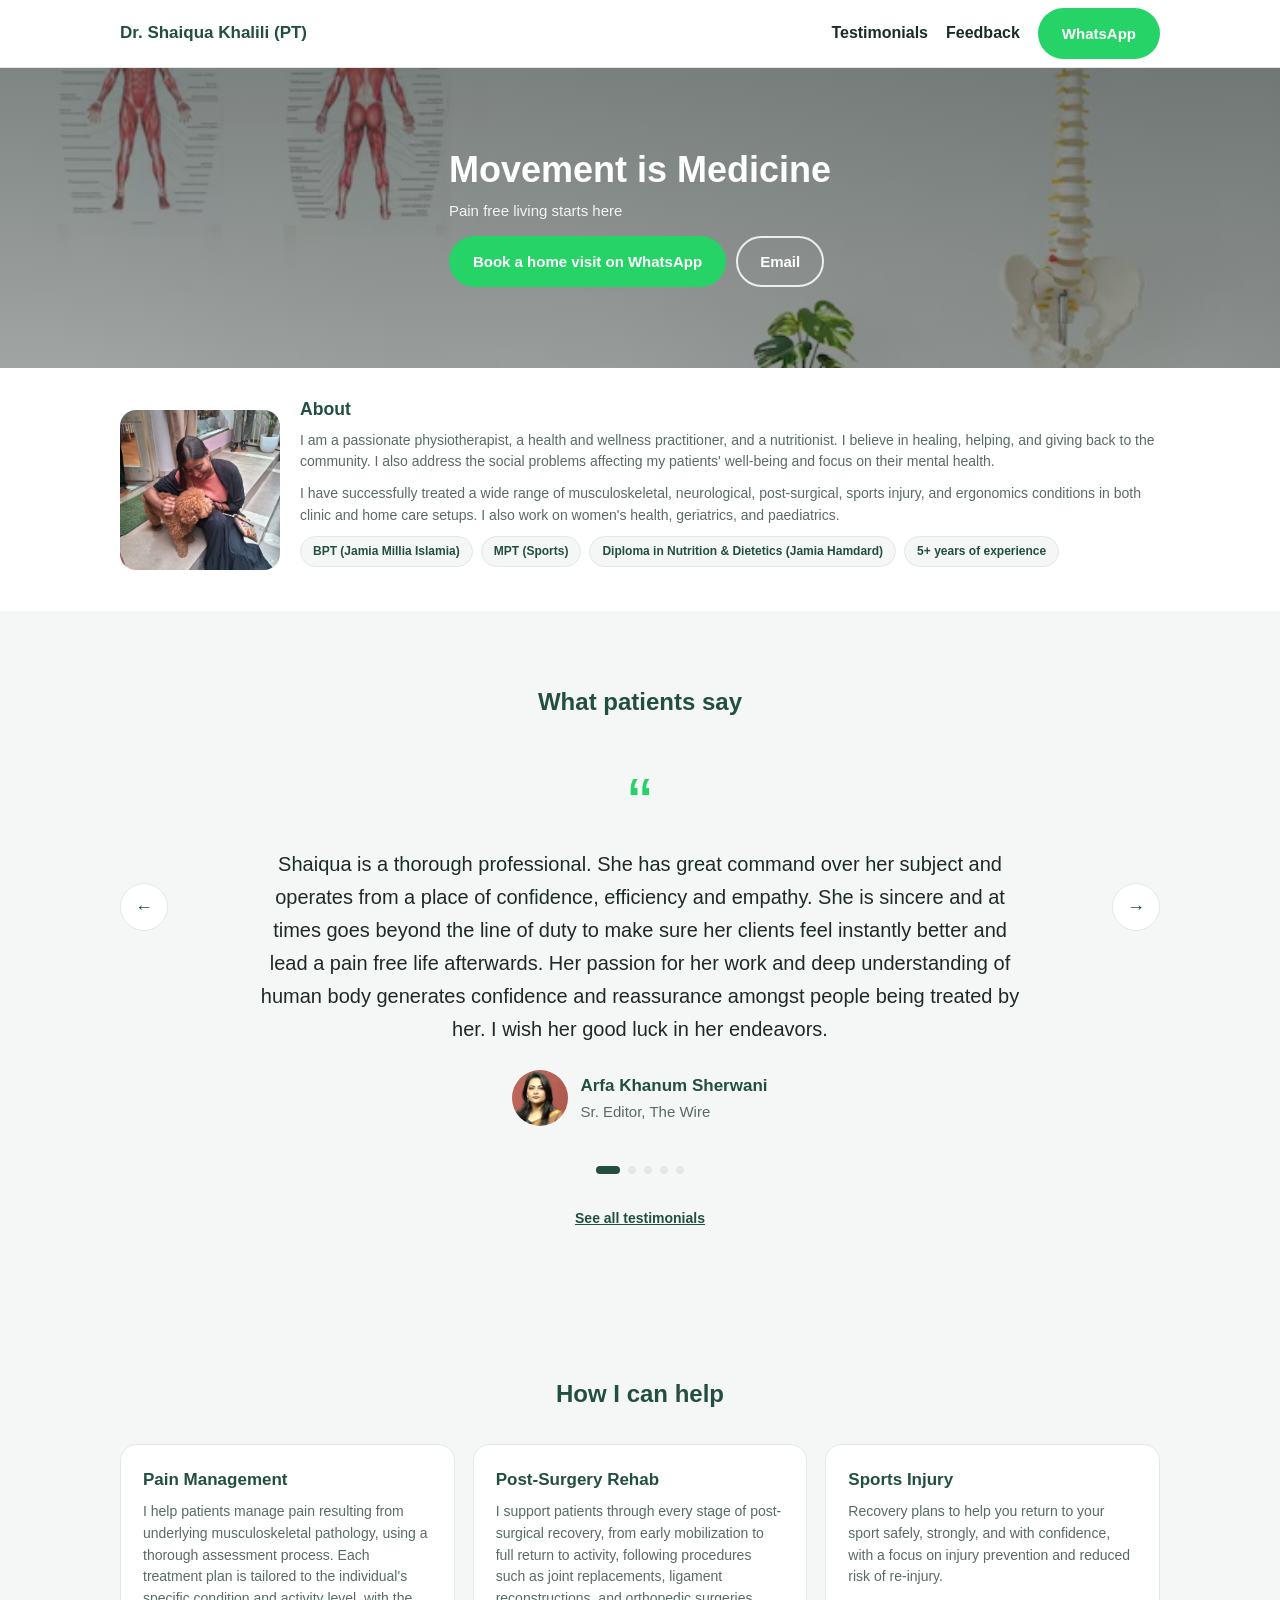
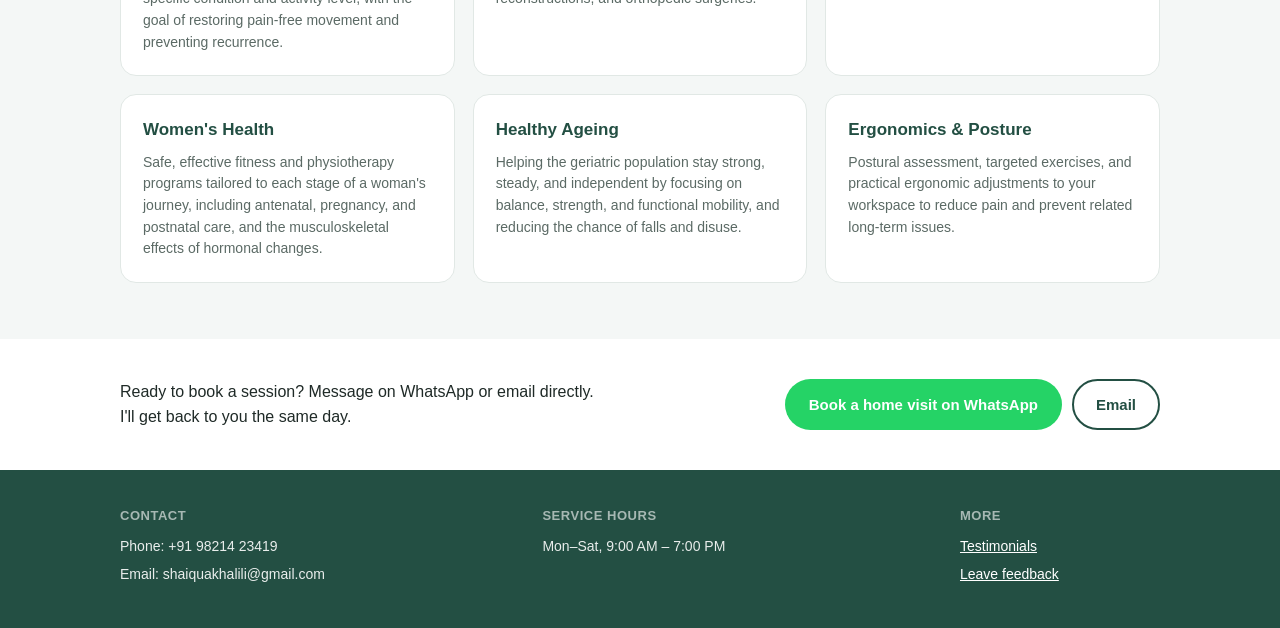
<file: index.html>
<!doctype html>
<html lang="en">
<head>
  <meta charset="UTF-8" />
  <meta name="viewport" content="width=device-width, initial-scale=1" />
  <title>Home Physiotherapy in Your City | Dr. Shaiqua Khalili (PT)</title>
  <meta
    name="description"
    content="Physiotherapist providing personalized home-visit care in Your City. Book a session on WhatsApp or call directly."
  />

  <!-- Open Graph -->
  <meta property="og:type" content="website" />
  <meta property="og:title" content="Home Physiotherapy in Your City | Dr. Shaiqua Khalili (PT)" />
  <meta
    property="og:description"
    content="Physiotherapist providing personalized home-visit care in Your City. Book a session on WhatsApp or call directly."
  />
  <meta property="og:image" content="/assets/og-image.jpg" />

  <link rel="icon" href="assets/favicon.svg" type="image/svg+xml" />
  <link rel="stylesheet" href="css/styles.css" />

  <!-- TODO(real-content): fill in real business details before publishing. -->
  <script type="application/ld+json">
    {
      "@context": "https://schema.org",
      "@type": "LocalBusiness",
      "name": "Dr. Shaiqua Khalili (PT)",
      "image": "/assets/og-image.jpg",
      "telephone": "+919821423419",
      "areaServed": "Your City",
      "priceRange": "$$"
    }
  </script>
</head>
<body>
  <a class="skip-link" href="#main">Skip to content</a>

  <header class="topbar">
    <div class="container">
      <a class="topbar-brand" href="index.html" id="topbar-brand">Dr. Shaiqua Khalili (PT)</a>
      <nav class="topbar-links" aria-label="Primary">
        <a class="topbar-feedback-link" href="testimonials.html">Testimonials</a>
        <a class="topbar-feedback-link" href="feedback.html">Feedback</a>
        <a
          class="btn btn-whatsapp"
          id="topbar-whatsapp"
          href="#"
          target="_blank"
          rel="noopener"
        >
          WhatsApp
        </a>
      </nav>
    </div>
  </header>

  <main id="main">
    <section class="hero">
      <div class="hero-overlay"></div>
      <div class="container hero-inner">
        <div class="hero-text">
          <h1 id="hero-headline">Movement is Medicine</h1>
          <p class="hero-subhead" id="hero-subhead">
            Pain free living starts here
          </p>
          <div class="hero-ctas">
            <a
              class="btn btn-whatsapp"
              id="hero-whatsapp"
              href="#"
              target="_blank"
              rel="noopener"
            >
              Book a home visit on WhatsApp
            </a>
            <a class="btn btn-call" id="hero-email" href="#"> Email </a>
          </div>
        </div>
      </div>
    </section>

    <section class="about" aria-labelledby="about-heading">
      <div class="container about-grid">
        <img
          class="about-photo"
          src="assets/about-photo.jpg"
          alt="Dr. Shaiqua Khalili smiling with a dog"
          width="480"
          height="480"
        />
        <div>
          <h2 id="about-heading">About</h2>
          <div class="about-text" id="about-text"></div>
          <ul class="credentials-strip" id="credentials-strip"></ul>
        </div>
      </div>
    </section>

    <section class="testimonials-preview" aria-labelledby="testimonials-preview-heading">
      <div class="container">
        <h2 id="testimonials-preview-heading">What patients say</h2>

        <div
          class="testimonial-slider"
          id="testimonial-slider"
          tabindex="0"
          aria-roledescription="carousel"
          aria-label="Patient testimonials"
        >
          <div class="slider-quote-wrap">
            <button
              class="slider-arrow slider-arrow-prev slider-arrow-desktop"
              id="slider-prev-desktop"
              type="button"
              aria-label="Previous testimonial"
            >
              &larr;
            </button>

            <div class="slider-quote-inner">
              <div class="slider-quote-mark" aria-hidden="true">&#8220;</div>
              <blockquote class="slider-quote" id="slider-quote"></blockquote>
            </div>

            <button
              class="slider-arrow slider-arrow-next slider-arrow-desktop"
              id="slider-next-desktop"
              type="button"
              aria-label="Next testimonial"
            >
              &rarr;
            </button>
          </div>

          <div class="slider-byline">
            <img class="slider-avatar" id="slider-avatar" alt="" width="56" height="56" hidden />
            <div>
              <div class="slider-name" id="slider-name"></div>
              <div class="slider-role" id="slider-role"></div>
            </div>
          </div>

          <div class="slider-controls">
            <button
              class="slider-arrow slider-arrow-prev slider-arrow-mobile"
              id="slider-prev-mobile"
              type="button"
              aria-label="Previous testimonial"
            >
              &larr;
            </button>
            <div class="slider-dots" id="slider-dots"></div>
            <button
              class="slider-arrow slider-arrow-next slider-arrow-mobile"
              id="slider-next-mobile"
              type="button"
              aria-label="Next testimonial"
            >
              &rarr;
            </button>
          </div>
        </div>

        <p class="testimonials-preview-more">
          <a href="testimonials.html">See all testimonials</a>
        </p>
      </div>
    </section>

    <section class="services" aria-labelledby="services-heading">
      <div class="container">
        <h2 id="services-heading">How I can help</h2>
        <div class="services-grid" id="services-grid"></div>
      </div>
    </section>

    <section class="final-cta">
      <div class="container final-cta-bar">
        <p class="final-cta-text">
          Ready to book a session? Message on WhatsApp or email directly.
          I'll get back to you the same day.
        </p>
        <div class="hero-ctas final-cta-ctas">
          <a
            class="btn btn-whatsapp"
            id="final-whatsapp"
            href="#"
            target="_blank"
            rel="noopener"
          >
            Book a home visit on WhatsApp
          </a>
          <a class="btn btn-call" id="final-email" href="#"> Email </a>
        </div>
      </div>
    </section>
  </main>

  <footer class="site-footer">
    <div class="container footer-grid">
      <div>
        <h3>Contact</h3>
        <p id="footer-phone"></p>
        <p id="footer-email"></p>
      </div>
      <div>
        <h3>Service hours</h3>
        <p id="footer-hours"></p>
      </div>
      <div>
        <h3>More</h3>
        <p><a href="testimonials.html">Testimonials</a></p>
        <p><a href="feedback.html">Leave feedback</a></p>
      </div>
    </div>
  </footer>

  <a
    class="btn btn-whatsapp sticky-whatsapp"
    id="sticky-whatsapp"
    href="#"
    target="_blank"
    rel="noopener"
    aria-label="Book a home visit on WhatsApp"
  >
    WhatsApp
  </a>

  <script src="js/config.js"></script>
  <script src="js/index.js"></script>
</body>
</html>
</file>
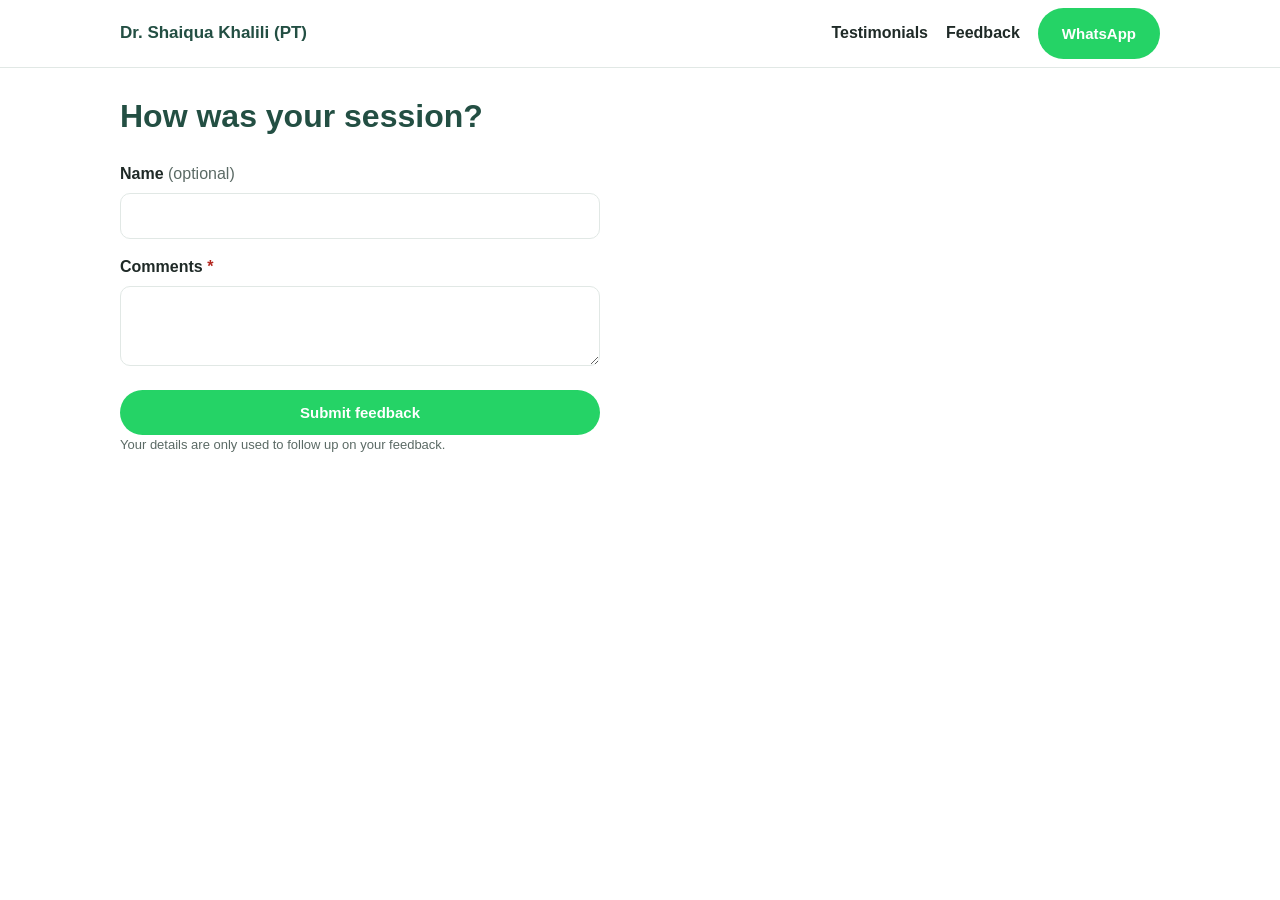
<file: feedback.html>
<!doctype html>
<html lang="en">
<head>
  <meta charset="UTF-8" />
  <meta name="viewport" content="width=device-width, initial-scale=1" />
  <title>Leave Feedback | Dr. Shaiqua Khalili (PT)</title>
  <meta
    name="description"
    content="Share feedback about your home physiotherapy session with Dr. Shaiqua Khalili. Takes under a minute."
  />

  <meta property="og:type" content="website" />
  <meta property="og:title" content="Leave Feedback | Dr. Shaiqua Khalili (PT)" />
  <meta
    property="og:description"
    content="Share feedback about your home physiotherapy session. Takes under a minute."
  />
  <meta property="og:image" content="/assets/og-image.jpg" />

  <link rel="icon" href="assets/favicon.svg" type="image/svg+xml" />
  <link rel="stylesheet" href="css/styles.css" />
</head>
<body>
  <a class="skip-link" href="#main">Skip to content</a>

  <header class="topbar">
    <div class="container">
      <a class="topbar-brand" href="index.html" id="topbar-brand">Dr. Shaiqua Khalili (PT)</a>
      <nav class="topbar-links" aria-label="Primary">
        <a class="topbar-feedback-link" href="testimonials.html">Testimonials</a>
        <a class="topbar-feedback-link" href="feedback.html" aria-current="page">
          Feedback
        </a>
        <a
          class="btn btn-whatsapp"
          id="topbar-whatsapp"
          href="#"
          target="_blank"
          rel="noopener"
        >
          WhatsApp
        </a>
      </nav>
    </div>
  </header>

  <main id="main" class="feedback-main">
    <div class="container">
      <h1>How was your session?</h1>

      <div
        class="form-status status-success"
        id="success-status"
        role="status"
        data-visible="false"
      >
        Thank you for the feedback.
        <div class="form-success-actions">
          <a
            class="btn btn-call"
            id="review-link"
            href="#"
            target="_blank"
            rel="noopener"
            hidden
          >
            Leave a Google review
          </a>
        </div>
      </div>

      <form
        id="feedback-form"
        class="feedback-form"
        novalidate
        action="#"
        method="post"
      >
        <div class="form-field" id="name-field">
          <label for="name">Name <span class="optional-mark">(optional)</span></label>
          <input type="text" id="name" name="name" maxlength="100" />
          <p class="field-error" role="alert">Name is too long.</p>
        </div>

        <div class="form-field" id="comments-field">
          <label for="comments">
            Comments <span class="required-mark" aria-hidden="true">*</span>
          </label>
          <textarea
            id="comments"
            name="comments"
            maxlength="1000"
            required
            aria-required="true"
          ></textarea>
          <p class="field-error" role="alert">
            Please share a comment (up to 1000 characters).
          </p>
        </div>

        <!-- Honeypot: real users never see or fill this. -->
        <div class="honeypot-field" aria-hidden="true">
          <label for="website">Website</label>
          <input
            type="text"
            id="website"
            name="website"
            tabindex="-1"
            autocomplete="off"
          />
        </div>

        <div>
          <button type="submit" class="btn btn-whatsapp btn-block" id="submit-btn">
            Submit feedback
          </button>
          <p class="form-note">
            Your details are only used to follow up on your feedback.
          </p>
        </div>

        <div
          class="form-status status-error"
          id="error-status"
          role="alert"
          data-visible="false"
        >
          Something went wrong sending your feedback. Please try again.
          Your answers have been kept.
        </div>
      </form>
    </div>
  </main>

  <script src="js/config.js"></script>
  <script src="js/feedback.js"></script>
</body>
</html>
</file>
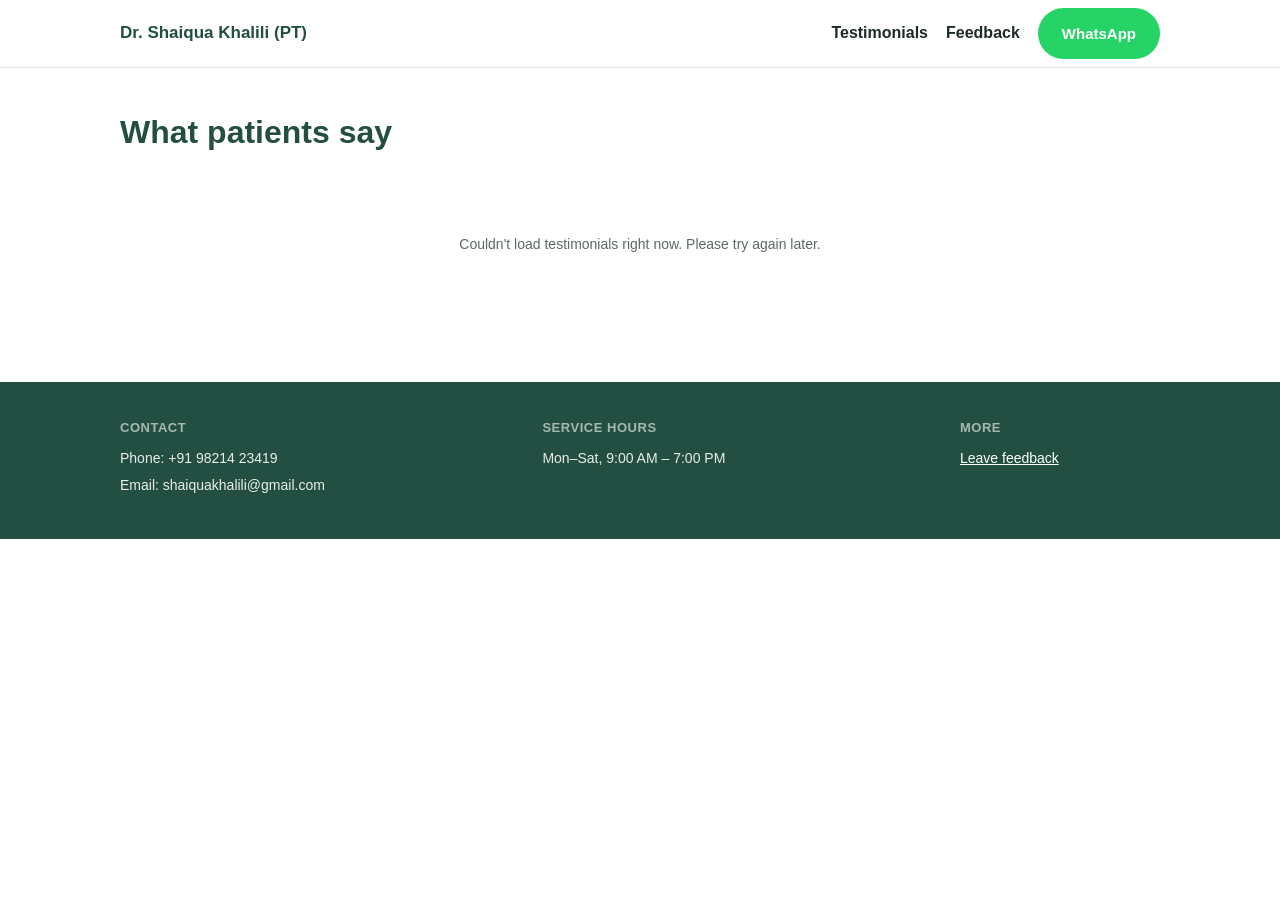
<file: testimonials.html>
<!doctype html>
<html lang="en">
<head>
  <meta charset="UTF-8" />
  <meta name="viewport" content="width=device-width, initial-scale=1" />
  <title>Testimonials | Dr. Shaiqua Khalili (PT)</title>
  <meta
    name="description"
    content="What patients say about home physiotherapy sessions with Dr. Shaiqua Khalili."
  />

  <meta property="og:type" content="website" />
  <meta property="og:title" content="Testimonials | Dr. Shaiqua Khalili (PT)" />
  <meta
    property="og:description"
    content="What patients say about home physiotherapy sessions with Dr. Shaiqua Khalili."
  />
  <meta property="og:image" content="/assets/og-image.jpg" />

  <link rel="icon" href="assets/favicon.svg" type="image/svg+xml" />
  <link rel="stylesheet" href="css/styles.css" />
</head>
<body>
  <a class="skip-link" href="#main">Skip to content</a>

  <header class="topbar">
    <div class="container">
      <a class="topbar-brand" href="index.html" id="topbar-brand">Dr. Shaiqua Khalili (PT)</a>
      <nav class="topbar-links" aria-label="Primary">
        <a class="topbar-feedback-link" href="testimonials.html" aria-current="page">
          Testimonials
        </a>
        <a class="topbar-feedback-link" href="feedback.html">Feedback</a>
        <a
          class="btn btn-whatsapp"
          id="topbar-whatsapp"
          href="#"
          target="_blank"
          rel="noopener"
        >
          WhatsApp
        </a>
      </nav>
    </div>
  </header>

  <main id="main" class="testimonials-main">
    <div class="container">
      <h1>What patients say</h1>
      <p class="testimonials-state" id="testimonials-state" hidden></p>
      <div class="testimonials-grid" id="testimonials-grid" hidden></div>
    </div>
  </main>

  <footer class="site-footer">
    <div class="container footer-grid">
      <div>
        <h3>Contact</h3>
        <p id="footer-phone"></p>
        <p id="footer-email"></p>
      </div>
      <div>
        <h3>Service hours</h3>
        <p id="footer-hours"></p>
      </div>
      <div>
        <h3>More</h3>
        <p><a href="feedback.html">Leave feedback</a></p>
      </div>
    </div>
  </footer>

  <a
    class="btn btn-whatsapp sticky-whatsapp"
    id="sticky-whatsapp"
    href="#"
    target="_blank"
    rel="noopener"
    aria-label="Book a home visit on WhatsApp"
  >
    WhatsApp
  </a>

  <script src="js/config.js"></script>
  <script src="js/testimonial-card.js"></script>
  <script src="js/testimonials-page.js"></script>
</body>
</html>
</file>
<file: css/styles.css>
/* ==========================================================================
   Physiotherapist website — shared stylesheet
   Plain, neutral placeholder styling. Swap colors/type/spacing here once
   the final visual design (mocks) is ready — no markup changes needed.
   ========================================================================== */

:root {
  --color-primary: #2f6f5e;
  --color-primary-dark: #234f43;
  --color-whatsapp: #25d366;
  --color-whatsapp-dark: #1ea952;
  --color-text: #1f2a27;
  --color-muted: #5b6a65;
  --color-bg: #ffffff;
  --color-bg-alt: #f4f7f6;
  --color-border: #e1e8e5;
  --color-error: #b3261e;
  --color-error-bg: #fbeceb;
  --color-success: #1e7a4a;
  --color-success-bg: #eaf7ef;

  --radius: 10px;
  --radius-lg: 16px;
  --max-width: 1080px;
  --tap-min: 44px;
  --topbar-h: 64px;

  --font-body: -apple-system, BlinkMacSystemFont, "Segoe UI", Roboto, Helvetica,
    Arial, sans-serif;
}

* {
  box-sizing: border-box;
}

html {
  scroll-behavior: smooth;
}

body {
  margin: 0;
  font-family: var(--font-body);
  color: var(--color-text);
  background: var(--color-bg);
  line-height: 1.55;
  font-size: 16px;
  -webkit-font-smoothing: antialiased;
}

img {
  max-width: 100%;
  display: block;
}

a {
  color: inherit;
}

.container {
  max-width: var(--max-width);
  margin: 0 auto;
  padding: 0 20px;
}

.visually-hidden {
  position: absolute;
  width: 1px;
  height: 1px;
  padding: 0;
  margin: -1px;
  overflow: hidden;
  clip: rect(0, 0, 0, 0);
  white-space: nowrap;
  border: 0;
}

.skip-link {
  position: absolute;
  left: 8px;
  top: -48px;
  background: var(--color-primary-dark);
  color: #fff;
  padding: 10px 16px;
  border-radius: var(--radius);
  z-index: 100;
  transition: top 0.15s ease;
}

.skip-link:focus {
  top: 8px;
}

/* -------------------- Buttons -------------------- */

.btn {
  display: inline-flex;
  align-items: center;
  justify-content: center;
  gap: 8px;
  min-height: var(--tap-min);
  padding: 12px 22px;
  border-radius: 999px;
  font-weight: 600;
  font-size: 15px;
  text-decoration: none;
  border: 2px solid transparent;
  cursor: pointer;
  transition: transform 0.08s ease, background 0.15s ease, box-shadow 0.15s ease;
}

.btn:active {
  transform: scale(0.98);
}

.btn-whatsapp {
  background: var(--color-whatsapp);
  color: #fff;
}

.btn-whatsapp:hover {
  background: var(--color-whatsapp-dark);
}

.btn-call {
  background: transparent;
  color: var(--color-primary-dark);
  border-color: var(--color-primary-dark);
}

.btn-call:hover {
  background: var(--color-bg-alt);
}

.btn-block {
  width: 100%;
}

.btn:disabled {
  opacity: 0.6;
  cursor: not-allowed;
  transform: none;
}

/* -------------------- Top bar -------------------- */

.topbar {
  position: sticky;
  top: 0;
  z-index: 50;
  background: rgba(255, 255, 255, 0.95);
  backdrop-filter: saturate(180%) blur(6px);
  border-bottom: 1px solid var(--color-border);
}

.topbar .container {
  display: flex;
  align-items: center;
  justify-content: space-between;
  gap: 12px;
  min-height: var(--topbar-h);
  padding-top: 8px;
  padding-bottom: 8px;
}

.topbar-brand {
  font-weight: 700;
  font-size: 17px;
  text-decoration: none;
  color: var(--color-primary-dark);
  white-space: nowrap;
  overflow: hidden;
  text-overflow: ellipsis;
  max-width: 45vw;
}

.topbar-links {
  display: flex;
  align-items: center;
  gap: 18px;
}

.topbar-feedback-link {
  font-weight: 600;
  text-decoration: none;
  color: var(--color-text);
  min-height: var(--tap-min);
  display: inline-flex;
  align-items: center;
}

.topbar-feedback-link:hover {
  color: var(--color-primary-dark);
}

/* -------------------- Sticky mobile WhatsApp button -------------------- */

.sticky-whatsapp {
  position: fixed;
  right: 16px;
  bottom: 16px;
  z-index: 60;
  box-shadow: 0 6px 20px rgba(0, 0, 0, 0.2);
}

@media (min-width: 720px) {
  .sticky-whatsapp {
    display: none;
  }
}

/* -------------------- Hero --------------------
   Full-bleed background image (edge-to-edge), but kept compact in height
   so the About section below is also visible with no scrolling on a
   typical screen. */

.hero {
  position: relative;
  display: flex;
  align-items: center;
  min-height: 300px;
  padding: 40px 0;
  background-image: url("../assets/hero-photo.jpg");
  background-size: cover;
  background-position: center;
  overflow: hidden;
}

@media (max-width: 719px) {
  .hero {
    min-height: 0;
    padding: 20px 0;
  }
}

.hero-overlay {
  position: absolute;
  inset: 0;
  background: linear-gradient(
    180deg,
    rgba(13, 26, 22, 0.5),
    rgba(13, 26, 22, 0.35)
  );
}

.hero-inner {
  position: relative;
  z-index: 1;
}

.hero-text {
  max-width: 640px;
}

.hero h1 {
  font-size: clamp(22px, 4vw, 36px);
  line-height: 1.15;
  margin: 0 0 8px;
  color: #fff;
}

.hero-subhead {
  font-size: 15px;
  color: rgba(255, 255, 255, 0.9);
  max-width: 560px;
  margin: 0 0 14px;
}

.hero-ctas {
  display: flex;
  flex-wrap: wrap;
  gap: 10px;
}

.hero-text .btn-call {
  color: #fff;
  border-color: rgba(255, 255, 255, 0.85);
}

.hero-text .btn-call:hover {
  background: rgba(255, 255, 255, 0.15);
}

/* -------------------- About --------------------
   Kept compact so Hero + About both fit in the first screen with no
   scrolling required on a typical device. */

.about {
  padding: 28px 0;
}

@media (max-width: 719px) {
  .about {
    padding: 16px 0;
  }
}

.about-grid {
  display: grid;
  gap: 20px;
  align-items: center;
}

@media (max-width: 719px) {
  .about-grid {
    gap: 10px;
  }
}

@media (min-width: 720px) {
  .about-grid {
    grid-template-columns: 160px 1fr;
  }
}

.about-photo {
  width: 160px;
  height: 160px;
  border-radius: var(--radius-lg);
  object-fit: cover;
  background: var(--color-bg-alt);
  margin: 0 auto;
}

@media (max-width: 719px) {
  .about-photo {
    width: 88px;
    height: 88px;
  }
}

.about h2 {
  margin: 0 0 6px;
  font-size: 1.1em;
  color: var(--color-primary-dark);
}

.about-text {
  color: var(--color-muted);
  font-size: 14px;
  display: flex;
  flex-direction: column;
  gap: 10px;
}

.about-text p {
  margin: 0;
}

.credentials-strip {
  display: flex;
  flex-wrap: wrap;
  gap: 8px;
  margin-top: 10px;
  padding: 0;
  list-style: none;
}

.credentials-strip li {
  background: var(--color-bg-alt);
  border: 1px solid var(--color-border);
  border-radius: 999px;
  padding: 5px 12px;
  font-size: 12px;
  font-weight: 600;
  color: var(--color-primary-dark);
}

/* -------------------- Services -------------------- */

.services {
  padding: 56px 0;
  background: var(--color-bg-alt);
}

.services h2 {
  text-align: center;
  color: var(--color-primary-dark);
  font-size: 24px;
  margin-top: 0;
}

.services-grid {
  display: grid;
  gap: 18px;
  margin-top: 32px;
  grid-template-columns: 1fr;
}

@media (min-width: 560px) {
  .services-grid {
    grid-template-columns: 1fr 1fr;
  }
}

@media (min-width: 860px) {
  .services-grid {
    grid-template-columns: 1fr 1fr 1fr;
  }
}

.service-card {
  background: #fff;
  border: 1px solid var(--color-border);
  border-radius: var(--radius-lg);
  padding: 22px;
}

.service-card h3 {
  margin: 0 0 8px;
  color: var(--color-primary-dark);
  font-size: 17px;
}

.service-card p {
  margin: 0;
  color: var(--color-muted);
  font-size: 14px;
}

/* -------------------- Testimonials page -------------------- */

.testimonials-main {
  padding: 40px 0 64px;
}

.testimonials-main h1 {
  color: var(--color-primary-dark);
  font-size: 32px;
  margin: 0 0 28px;
}

.testimonials-state {
  text-align: center;
  color: var(--color-muted);
  font-size: 14px;
  padding: 48px 0;
}

.testimonials-grid {
  display: grid;
  gap: 18px;
  grid-template-columns: 1fr;
}

@media (min-width: 560px) {
  .testimonials-grid {
    grid-template-columns: 1fr 1fr;
  }
}

@media (min-width: 860px) {
  .testimonials-grid {
    grid-template-columns: 1fr 1fr 1fr;
  }
}

.testimonial-card {
  background: #fff;
  border: 1px solid var(--color-border);
  border-radius: var(--radius-lg);
  padding: 22px;
  margin: 0;
  display: flex;
  flex-direction: column;
  gap: 16px;
}

.testimonial-card blockquote {
  margin: 0;
  color: var(--color-text);
  font-size: 14px;
  line-height: 1.6;
}

.testimonial-byline {
  display: flex;
  align-items: center;
  gap: 12px;
  flex-shrink: 0;
}

.testimonial-photo {
  width: 56px;
  height: 56px;
  border-radius: 50%;
  object-fit: cover;
  flex-shrink: 0;
  display: block;
}

.testimonial-name {
  font-weight: 600;
  font-size: 14px;
  line-height: 1.3;
  color: var(--color-primary-dark);
}

.testimonial-title {
  font-size: 12px;
  line-height: 1.3;
  color: var(--color-muted);
  margin-top: 2px;
}

/* -------------------- Home page testimonials slider --------------------
   One testimonial at a time, arrows + dots to navigate. No card/border —
   text sits directly on the section background. Colors/font reuse the
   site's existing tokens; the spec this was built from gave literal hex
   values as approximations of those same tokens. */

.testimonials-preview {
  padding: 72px 0 88px;
  background: var(--color-bg-alt);
}

.testimonials-preview h2 {
  text-align: center;
  color: var(--color-primary-dark);
  font-size: 24px;
  margin: 0 0 48px;
}

.testimonial-slider {
  outline: none;
}

.slider-quote-wrap {
  display: flex;
  align-items: center;
  justify-content: space-between;
  gap: 16px;
}

.slider-quote-inner {
  flex: 0 1 760px;
  margin: 0 auto;
  text-align: center;
}

.slider-quote-mark {
  font-size: 72px;
  line-height: 1;
  color: var(--color-whatsapp);
  margin-bottom: 8px;
}

.slider-quote {
  margin: 0;
  font-size: 20px;
  line-height: 1.65;
  color: var(--color-text);
}

.slider-arrow {
  flex-shrink: 0;
  width: 48px;
  height: 48px;
  border-radius: 50%;
  border: 1px solid var(--color-border);
  background: #fff;
  color: var(--color-primary-dark);
  font-size: 18px;
  display: flex;
  align-items: center;
  justify-content: center;
  cursor: pointer;
}

.slider-arrow:hover {
  background: var(--color-bg-alt);
}

.slider-arrow-mobile {
  display: none;
}

.slider-byline {
  display: flex;
  align-items: center;
  justify-content: center;
  gap: 12px;
  margin-top: 24px;
  text-align: left;
}

.slider-avatar {
  width: 56px;
  height: 56px;
  border-radius: 50%;
  object-fit: cover;
  flex-shrink: 0;
}

.slider-name {
  font-weight: 700;
  font-size: 17px;
  color: var(--color-primary-dark);
}

.slider-role {
  font-weight: 400;
  font-size: 15px;
  color: var(--color-muted);
}

.slider-controls {
  display: flex;
  align-items: center;
  justify-content: center;
  gap: 8px;
  margin-top: 40px;
}

.slider-dots {
  display: flex;
  align-items: center;
  gap: 8px;
}

.slider-dot {
  width: 8px;
  height: 8px;
  border-radius: 999px;
  border: none;
  padding: 0;
  background: var(--color-border);
  cursor: pointer;
  transition: width 0.15s ease, background 0.15s ease;
}

.slider-dot.is-active {
  width: 24px;
  background: var(--color-primary-dark);
}

.testimonials-preview-more {
  text-align: center;
  margin: 32px 0 0;
}

.testimonials-preview-more a {
  color: var(--color-primary-dark);
  font-weight: 600;
  font-size: 14px;
  text-decoration: underline;
}

@media (max-width: 639px) {
  .slider-quote {
    font-size: 17px;
  }

  .slider-arrow-desktop {
    display: none;
  }

  .slider-arrow-mobile {
    display: flex;
  }

  .slider-byline {
    justify-content: center;
  }
}

/* -------------------- Final CTA -------------------- */

.final-cta {
  padding: 40px 0;
}

.final-cta-bar {
  display: flex;
  flex-wrap: wrap;
  align-items: center;
  justify-content: space-between;
  gap: 20px;
}

.final-cta-text {
  margin: 0;
  color: var(--color-text);
  font-size: 16px;
  max-width: 480px;
}

.final-cta-ctas {
  flex-shrink: 0;
}

/* -------------------- Footer -------------------- */

.site-footer {
  background: var(--color-primary-dark);
  color: rgba(255, 255, 255, 0.9);
  padding: 36px 0;
  font-size: 14px;
}

.site-footer a {
  color: #fff;
  text-decoration: underline;
}

.footer-grid {
  display: flex;
  flex-wrap: wrap;
  gap: 24px;
  justify-content: space-between;
}

.footer-grid > div {
  min-width: 200px;
}

.footer-grid h3 {
  font-size: 13px;
  text-transform: uppercase;
  letter-spacing: 0.04em;
  color: rgba(255, 255, 255, 0.6);
  margin: 0 0 10px;
}

.footer-grid p {
  margin: 0 0 6px;
}

/* -------------------- Feedback page -------------------- */

.feedback-main {
  padding: 24px 0 48px;
}

.feedback-main h1 {
  color: var(--color-primary-dark);
  margin-top: 0;
  margin-bottom: 20px;
  font-size: 32px;
}

.feedback-main .form-status {
  max-width: 480px;
  margin-bottom: 20px;
}

.feedback-form {
  max-width: 480px;
  display: flex;
  flex-direction: column;
  gap: 16px;
}

.form-field label,
.form-field legend {
  display: block;
  font-weight: 600;
  margin-bottom: 6px;
  padding: 0;
}

.form-field .required-mark {
  color: var(--color-error);
}

.form-field .optional-mark {
  color: var(--color-muted);
  font-weight: 400;
}

.form-field input[type="text"],
.form-field input[type="email"],
.form-field input[type="tel"],
.form-field textarea {
  width: 100%;
  min-height: var(--tap-min);
  padding: 10px 12px;
  border-radius: var(--radius);
  border: 1.5px solid var(--color-border);
  font: inherit;
  color: var(--color-text);
  background: #fff;
}

.form-field textarea {
  min-height: 80px;
  resize: vertical;
}

.form-field input:focus,
.form-field textarea:focus {
  outline: 3px solid rgba(47, 111, 94, 0.35);
  border-color: var(--color-primary);
}

.form-field.has-error input,
.form-field.has-error textarea {
  border-color: var(--color-error);
}

.field-error {
  color: var(--color-error);
  font-size: 13px;
  margin-top: 6px;
  display: none;
}

.form-field.has-error .field-error {
  display: block;
}

fieldset {
  border: none;
  margin: 0;
  padding: 0;
}

.honeypot-field {
  position: absolute;
  left: -9999px;
  width: 1px;
  height: 1px;
  overflow: hidden;
}

.form-note {
  font-size: 13px;
  color: var(--color-muted);
  margin: 0;
}

.form-status {
  border-radius: var(--radius);
  padding: 14px 16px;
  font-size: 14px;
  display: none;
}

.form-status[data-visible="true"] {
  display: block;
}

.form-status.status-error {
  background: var(--color-error-bg);
  color: var(--color-error);
}

.form-status.status-success {
  background: var(--color-success-bg);
  color: var(--color-success);
}

.form-success-actions {
  margin-top: 14px;
}

/* -------------------- Utilities -------------------- */

[hidden] {
  display: none !important;
}
</file>
